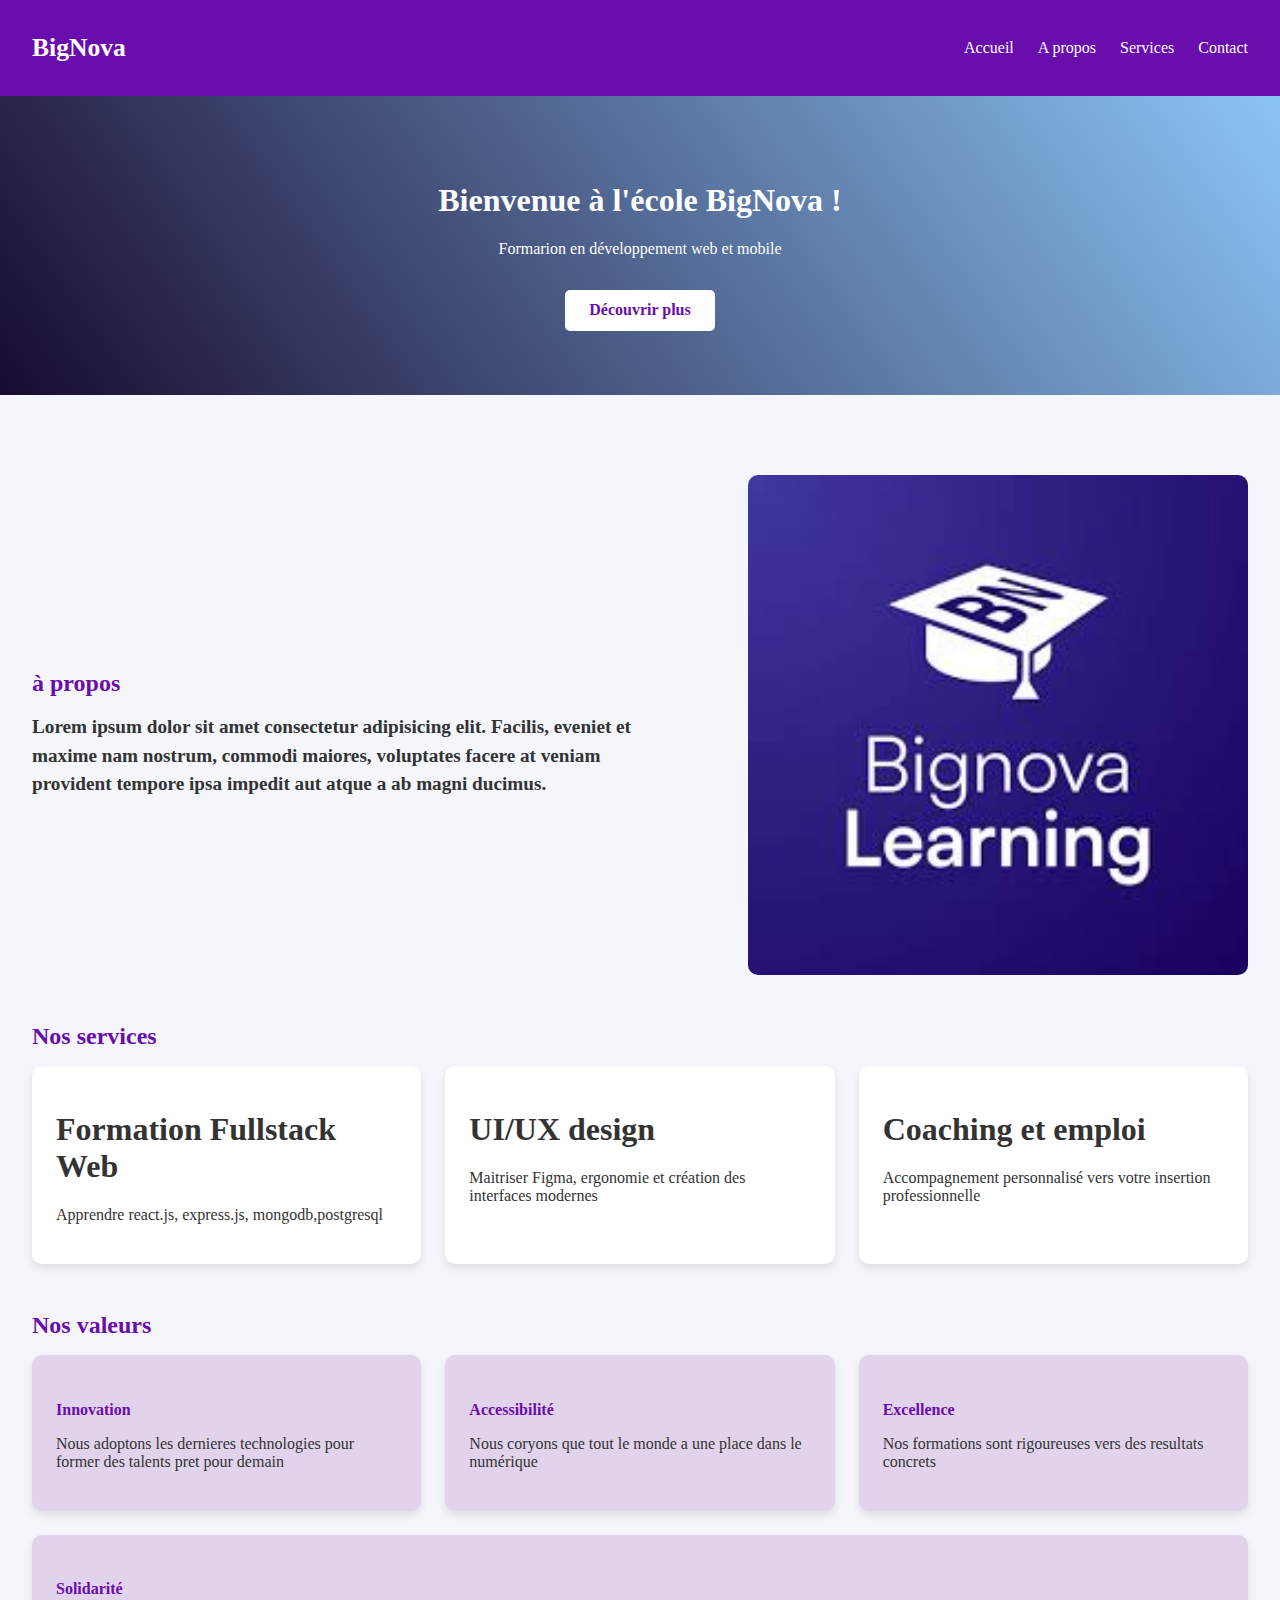
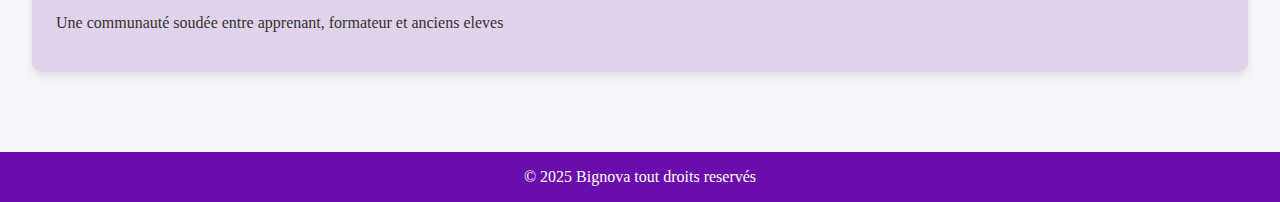
<file: index.html>
<!DOCTYPE html>
<html lang="en">
  <head>
    <meta charset="UTF-8" />
    <meta name="viewport" content="width=device-width, initial-scale=1.0" />
    <link rel="stylesheet" href="style.css" />
    <title>Rappel HTML CSS</title>
  </head>
  <body>
    <header id="home">
      <nav class="navbar">
        <h1 class="logo">BigNova</h1>
        <ul>
          <li>
            <a href="#home">Accueil</a>
          </li>
          <li>
            <a href="#about">A propos</a>
          </li>
          <li>
            <a href="#service">Services</a>
          </li>
          <li>
            <a href="contact.html">Contact</a>
          </li>
        </ul>
      </nav>
      <section class="banner">
        <h1>Bienvenue à l'école BigNova !</h1>
        <p>Formarion en développement web et mobile</p>
        <a href="#about" class="btn-banner">Découvrir plus </a>
      </section>
    </header>
    <main>
      <section id="about" class="about">
        <div class="about-content">
          <div class="about-text">
            <h2>à propos</h2>
            <strong
              >Lorem ipsum dolor sit amet consectetur adipisicing elit. Facilis,
              eveniet et maxime nam nostrum, commodi maiores, voluptates facere
              at veniam provident tempore ipsa impedit aut atque a ab magni
              ducimus.</strong
            >
          </div>
          <img src="assets/images.jpeg" alt="" />
        </div>
      </section>
      <section id="service">
        <h2>Nos services</h2>
        <div class="card-container">
          <div class="card">
            <h1>Formation Fullstack Web</h1>
            <p>Apprendre react.js, express.js, mongodb,postgresql</p>
          </div>
          <div class="card">
            <h1>UI/UX design</h1>
            <p>
              Maitriser Figma, ergonomie et création des interfaces modernes
            </p>
          </div>
          <div class="card">
            <h1>Coaching et emploi</h1>
            <p>
              Accompagnement personnalisé vers votre insertion professionnelle
            </p>
          </div>
        </div>
      </section>
      <section id="values">
        <h2>Nos valeurs</h2>
        <div class="values-grid">
          <div class="values-item">
            <h4>Innovation</h4>
            <p>
              Nous adoptons les dernieres technologies pour former des talents
              pret pour demain
            </p>
          </div>
          <div class="values-item">
            <h4>Accessibilité</h4>
            <p>Nous coryons que tout le monde a une place dans le numérique</p>
          </div>

          <div class="values-item">
            <h4>Excellence</h4>
            <p>Nos formations sont rigoureuses vers des resultats concrets</p>
          </div>

          <div class="values-item">
            <h4>Solidarité</h4>
            <p>
              Une communauté soudée entre apprenant, formateur et anciens eleves
            </p>
          </div>
        </div>
      </section>
    </main>
    <footer>
      <p>&copy; 2025 Bignova tout droits reservés</p>
    </footer>
  </body>
</html>
</file>
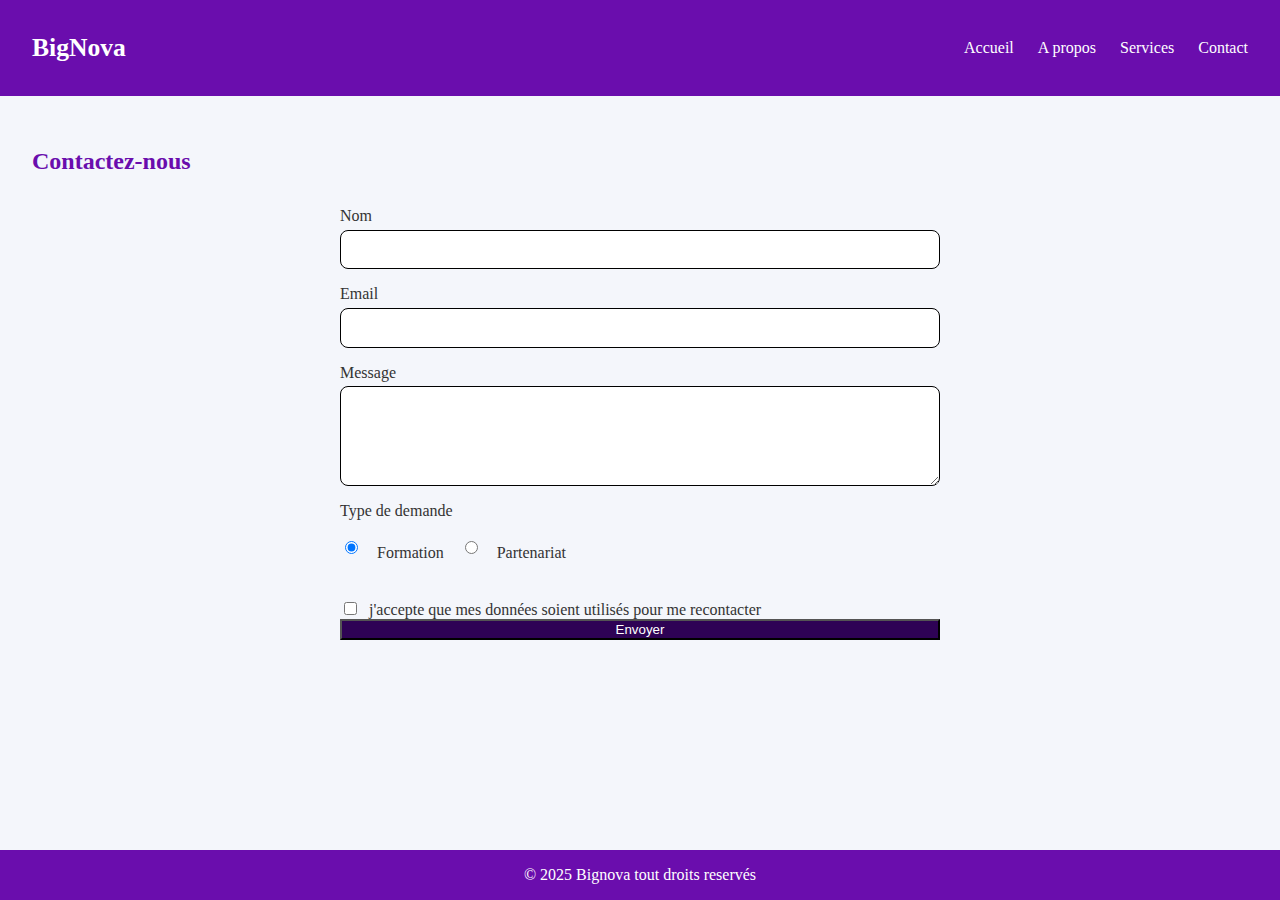
<file: contact.html>
<!DOCTYPE html>
<html lang="en">
  <head>
    <meta charset="UTF-8" />
    <meta name="viewport" content="width=device-width, initial-scale=1.0" />
    <link rel="stylesheet" href="style.css">
    <title>Rappel HTML CSS</title>
  </head>
  <body>
    <header id="home">
      <nav class="navbar">
        <h1 class="logo">BigNova</h1>
        <ul>
          <li>
            <a href="#home">Accueil</a>
          </li>
          <li>
            <a href="#about">A propos</a>
          </li>
          <li>
            <a href="#service">Services</a>
          </li>
          <li>
            <a href="contact.html">Contact</a>
          </li>
        </ul>
      </nav>
    </header>
    <main>
      <section id="contact">
        <h2>Contactez-nous</h2>
        <form class="contact-form">
          <label for="name">Nom</label>
          <input type="text" id="name" required />
          <label for="email">Email</label>
          <input type="email" id="email" required />
          <label for="message">Message</label>
          <textarea name="message" id="message" rows="5" required></textarea>
          <label>Type de demande</label>
          <div class="radio-group">
            <input type="radio" id="formation" name="type" value="formation" checked>
            <label for="formation">Formation</label>
            <input type="radio" id="partenariat" name="type" value="partenariat">
            <label for="partenariat">Partenariat</label>
          </div>
          <label class="checkbox">
            <input type="checkbox" required>
            j'accepte que mes données soient utilisés pour me recontacter
          </label>
          <button type="submit">Envoyer</button>
        </form>
      </section>
    </main>
    <footer>
      <p>&copy; 2025 Bignova tout droits reservés</p>
    </footer>
  </body>
</html>
</file>
<file: style.css>
html,
body {
  height: 100%;
  margin: 0;
  padding: 0;
}
body {
  display: flex;
  flex-direction: column;
  min-height: 100vh;
  font-family: "Times New Roman", Times, serif;
  background: #f4f6fb;
  color: #333;
  scroll-behavior: smooth;
}
.navbar {
  background: #6a0dad;
  color: white;
  display: flex;
  justify-content: space-between;
  align-items: center;
  padding: 1rem 2rem;
}
.navbar .logo {
  font-size: 1.6rem;
}
.navbar ul {
  list-style: none;
  display: flex;
  gap: 1.5rem;
}
.navbar ul li a {
  color: white;
  text-decoration: none;
}
.navbar ul li a:hover {
  text-decoration: underline;
}

.banner {
  background: linear-gradient(55deg, #180a2f, #8bc5f6);
  color: white;
  padding: 4rem 2rem;
  text-align: center;
}
.banner h2 {
  font-size: 2.5rem;
  margin-bottom: 1rem;
}

.btn-banner {
  display: inline-block;
  margin-top: 1rem;
  padding: 0.7rem 1.5rem;
  background: white;
  color: #6a0dad;
  font-weight: bold;
  border-radius: 5px;
  text-decoration: none;
}
.btn-banner:hover {
  background: #8bc5f6;
}
main {
  flex: 1;
  padding: 2rem;
}

section {
  margin-bottom: 3rem;
}
section h2 {
  margin-bottom: 1rem;
  color: #6a0dad;
}
.about-content {
  display: flex;
  align-items: center;
  justify-content: center;
  gap: 1rem;
  flex-wrap: wrap;
  margin: auto;
}
.about-text {
  flex: 1;
  display: flex;
  flex-direction: column;
  justify-content: center;
}
.about-text strong {
  font-size: 1.2rem;
  line-height: 1.8rem;
  max-width: 600px;
}
img {
  max-width: 500px;
  width: 100%;
  border-radius: 10px;
}
.card-container {
  display: flex;
  gap: 1.5rem;
  flex-wrap: wrap;
}
.card {
  background: white;
  padding: 1.5rem;
  border-radius: 10px;
  box-shadow: 0 4px 8px rgba(0, 0, 0, 0.1);
  flex: 1;
  min-width: 250px;
}
.values-grid {
  display: flex;
  gap: 1.5rem;
  flex-wrap: wrap;
}
.values-item {
  background: #e1d3eb;
  padding: 1.5rem;
  border-radius: 10px;
  box-shadow: 0 4px 8px rgba(0, 0, 0, 0.1);
  flex: 1;
  min-width: 240px;
}
.values-item h4 {
  margin-bottom: 1rem;
  color: #6a0dad;
}

.contact-form {
  max-width: 600px;
  margin: auto;
  display: flex;
  flex-direction: column;
}
.contact-form label {
  margin-top: 1rem;
}
.contact-form input,
.contact-form textarea {
  padding: 0.7rem;
  margin-top: 0.3rem;
  border: 1px solid black;
  border-radius: 0.5rem;
}
.contact-form .radio-group {
  display: flex;
  align-items: center;
  gap: 1rem;
  margin-top: 0.5rem;
}
.contact-form input[type="checkbox"] {
  margin-right: 0.5rem;
}
.contact-form .checkbox input {
  margin-top: 1.5rem;
  padding: 0.8rem;
  background: white;
  border: none;
  border-radius: 5px;
  cursor: pointer;
}
.contact-form button {
  background: #2e0255;
  color: white;
}
.contact-form button:hover {
  background: #2e0255;
}

footer {
  background: #6a0dad;
  color: white;
  text-align: center;
  padding: item;
  margin-top: auto;
}

@media (max-width: 768px) {
  .navbar {
    flex-direction: column;
    align-items: flex-start;
  }
  .navbar ul {
    flex-direction: column;
    gap: 0.5rem;
    padding-top: 1rem;
  }
  .banner {
    padding: 2rem 1rem;
  }
  .banner h2 {
    font-size: 2rem;
  }
  .btn-banner {
    padding: 0.5rem 1.2rem;
    font-size: 1rem;
  }
  .about .about-content {
    flex-direction: column;
  }
  .about-content, img {
    flex: 1 1 100%;
  }
  .card-container {
    flex-direction: column;
  }
  .card{
    min-width: auto;

  }
  main{
    padding: 1rem;
  }
  section{
    margin-bottom: 2rem;
  }
  
}
</file>
